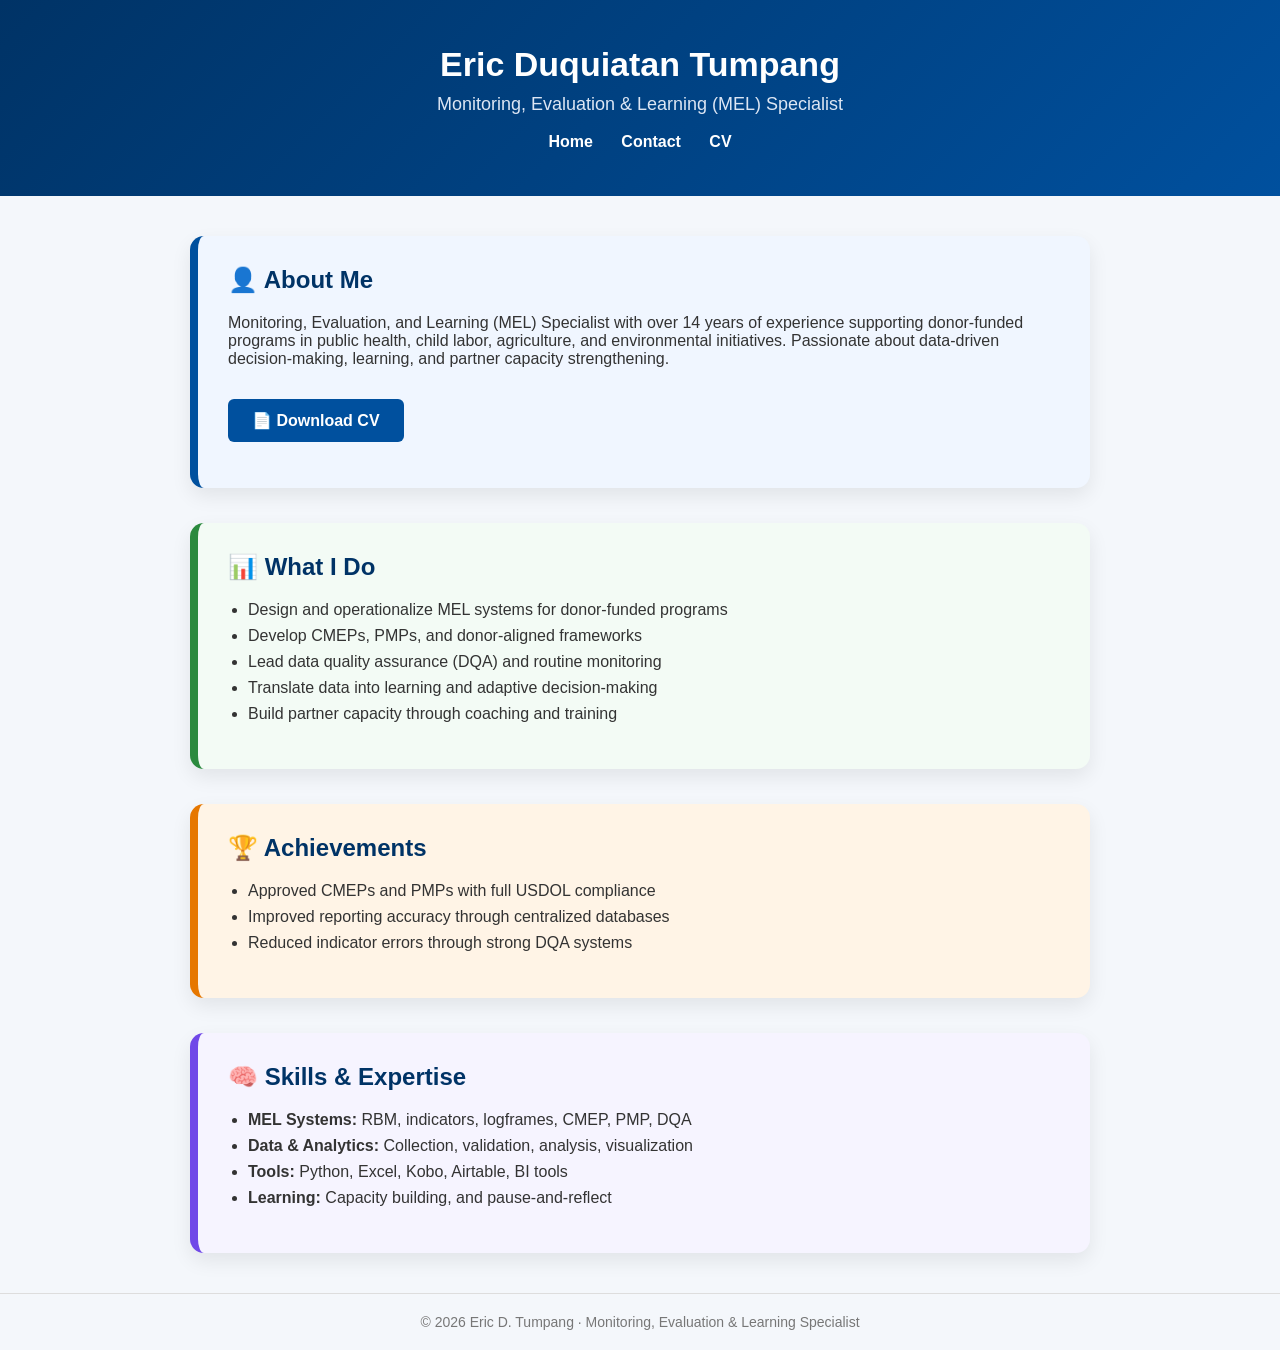
<file: index.html>
<!DOCTYPE html>
<html lang="en">
<head>
  <meta charset="UTF-8">
  <title>Eric D. Tumpang | MEL Specialist</title>
  <link rel="stylesheet" href="style.css">
</head>

<body>

<header>
  <h1>Eric Duquiatan Tumpang</h1>
  <p>
    Monitoring, Evaluation & Learning (MEL) Specialist<br>
  </p>

<nav>
  <a href="index.html">Home</a>
  <a href="contact.html">Contact</a>
  <a href="cv.html">CV</a>
</nav>
  
</header>

<main>

  <!-- ABOUT ME -->
  <section class="card about">
    <h2>👤 About Me</h2>
    <p>
      Monitoring, Evaluation, and Learning (MEL) Specialist with over 14 years of
      experience supporting donor‑funded programs in public health, child labor,
      agriculture, and environmental initiatives. Passionate about data‑driven
      decision‑making, learning, and partner capacity strengthening.
    </p>

    <p>
      <a href="Eric_Tumpang_CV.pdf" class="cv-btn" download>
        📄 Download CV
      </a>
    </p>

  </section>

  <!-- WHAT I DO -->
  <section class="card work">
    <h2>📊 What I Do</h2>
    <ul>
      <li>Design and operationalize MEL systems for donor‑funded programs</li>
      <li>Develop CMEPs, PMPs, and donor‑aligned frameworks</li>
      <li>Lead data quality assurance (DQA) and routine monitoring</li>
      <li>Translate data into learning and adaptive decision‑making</li>
      <li>Build partner capacity through coaching and training</li>
    </ul>
  </section>

  <!-- ACHIEVEMENTS -->
  <section class="card achievement">
    <h2>🏆 Achievements</h2>
    <ul>
      <li>Approved CMEPs and PMPs with full USDOL compliance</li>
      <li>Improved reporting accuracy through centralized databases</li>
      <li>Reduced indicator errors through strong DQA systems</li>
    </ul>
  </section>

  <!-- SKILLS -->
  <section class="card skills">
    <h2>🧠 Skills & Expertise</h2>
    <ul>
      <li><strong>MEL Systems:</strong> RBM, indicators, logframes, CMEP, PMP, DQA</li>
      <li><strong>Data & Analytics:</strong> Collection, validation, analysis, visualization</li>
      <li><strong>Tools:</strong> Python, Excel, Kobo, Airtable, BI tools</li>
      <li><strong>Learning:</strong> Capacity building, and pause‑and‑reflect</li>
    </ul>
  </section>

</main>

<footer>
  © 2026 Eric D. Tumpang · Monitoring, Evaluation & Learning Specialist
</footer>

</body>
</html>
</file>
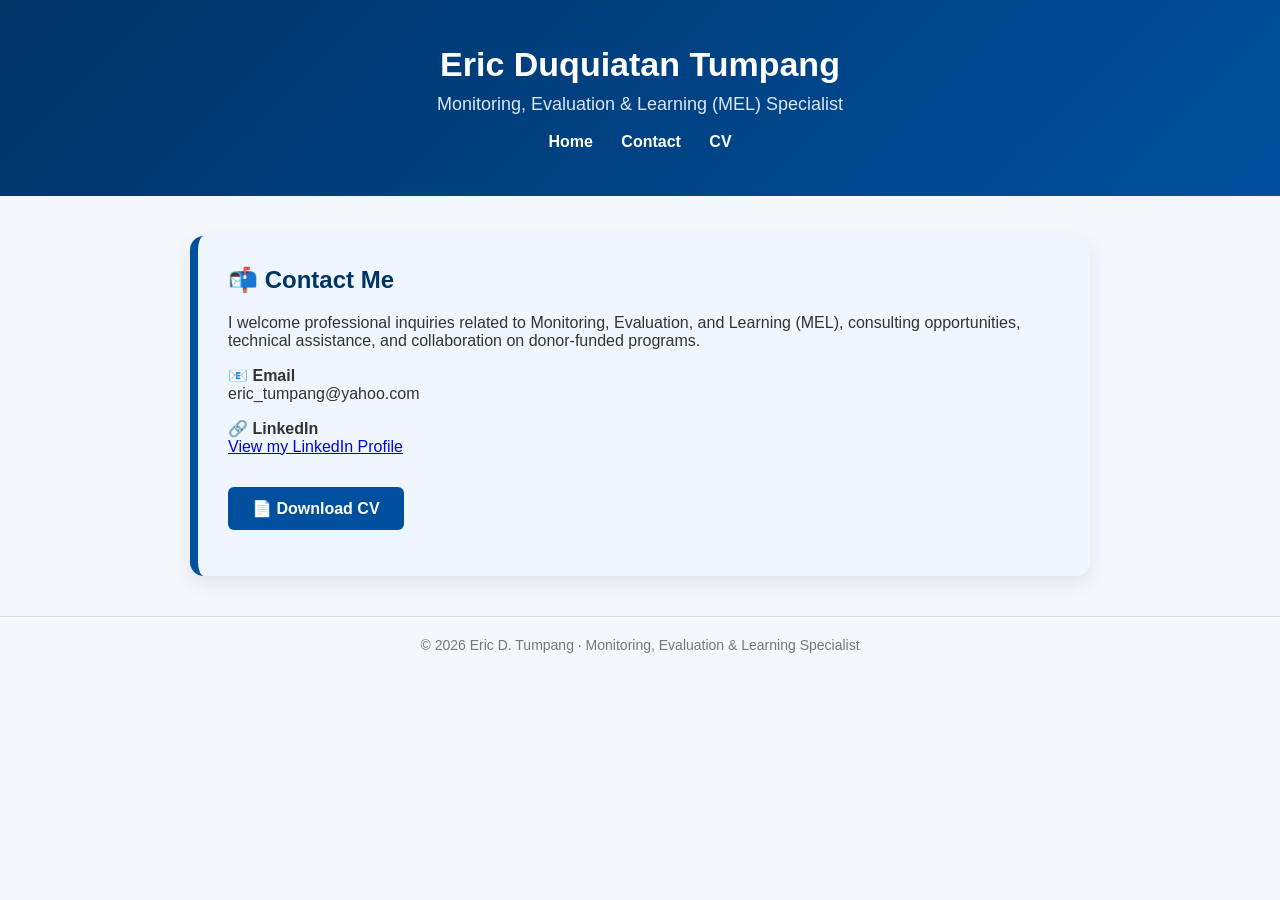
<file: contact.html>
<!DOCTYPE html>
<html lang="en">
<head>
  <meta charset="UTF-8">
  <title>Contact | Eric D. Tumpang</title>
  <link rel="stylesheet" href="style.css">
</head>

<body>

<header>
  <h1>Eric Duquiatan Tumpang</h1>
  <p>Monitoring, Evaluation & Learning (MEL) Specialist</p>

  <nav>
    <a href="index.html">Home</a>
    <a href="contact.html">Contact</a>
    <a href="cv.html">CV</a>
  </nav>
</header>

<main>

  <section class="card about">
    <h2>📬 Contact Me</h2>

    <p>
      I welcome professional inquiries related to Monitoring, Evaluation, and Learning (MEL),
      consulting opportunities, technical assistance, and collaboration on donor‑funded
      programs.
    </p>

    <p>
      📧 <strong>Email</strong><br>
      eric_tumpang@yahoo.com
    </p>

    <p>
      🔗 <strong>LinkedIn</strong><br>
      <a href="https://www.linkedin.com/in/eric-tumpang-b0863865/" target="_blank">
        View my LinkedIn Profile
      </a>
    </p>

    <p>
      <a href="Eric_Tumpang_CV.pdf" class="cv-btn" download>
        📄 Download CV
      </a>
    </p>

  </section>

</main>

<footer>
  © 2026 Eric D. Tumpang · Monitoring, Evaluation & Learning Specialist
</footer>

</body>
</html>
</file>
<file: style.css>
/* ===== BASE ===== */
body {
  margin: 0;
  font-family: Arial, Helvetica, sans-serif;
  background: #f4f7fb;
  color: #333;
}

/* ===== HEADER ===== */
header {
  background: linear-gradient(135deg, #003366, #00509e);
  color: #ffffff;
  padding: 45px 20px;
  text-align: center;
}

header h1 {
  margin: 0;
  font-size: 34px;
}

header p {
  margin-top: 10px;
  font-size: 18px;
  color: #dce6f4;
}

/* ===== NAV ===== */
nav {
  margin-top: 15px;
}

nav a {
  color: #ffffff;
  text-decoration: none;
  font-weight: bold;
  margin: 0 12px;
}

nav a:hover {
  text-decoration: underline;
}

/* ===== MAIN ===== */
main {
  max-width: 900px;
  margin: 40px auto;
  padding: 0 20px;
}

/* ===== CARDS ===== */
.card {
  background: #ffffff;
  padding: 30px;
  margin-bottom: 35px;
  border-radius: 14px;
  box-shadow: 0 8px 20px rgba(0,0,0,0.08);
}

/* MEL COLORS */
.about {
  border-left: 8px solid #00509e;
  background: #f0f6ff;
}

.work {
  border-left: 8px solid #2b8a3e;
  background: #f3fbf5;
}

.achievement {
  border-left: 8px solid #e67700;
  background: #fff4e6;
}

.skills {
  border-left: 8px solid #7048e8;
  background: #f6f4ff;
}

/* ===== HEADINGS ===== */
h2 {
  margin-top: 0;
  color: #003366;
}

/* ===== LISTS ===== */
ul {
  padding-left: 20px;
}

li {
  margin-bottom: 8px;
}

/* ===== CV BUTTON ===== */
.cv-btn {
  display: inline-block;
  margin-top: 15px;
  padding: 12px 24px;
  background: #00509e;
  color: #ffffff;
  text-decoration: none;
  border-radius: 6px;
  font-weight: bold;
}

.cv-btn:hover {
  background: #003366;
}

/* ===== FOOTER ===== */
footer {
  text-align: center;
  padding: 20px;
  font-size: 14px;
  color: #777;
  border-top: 1px solid #ddd;
}
</file>
